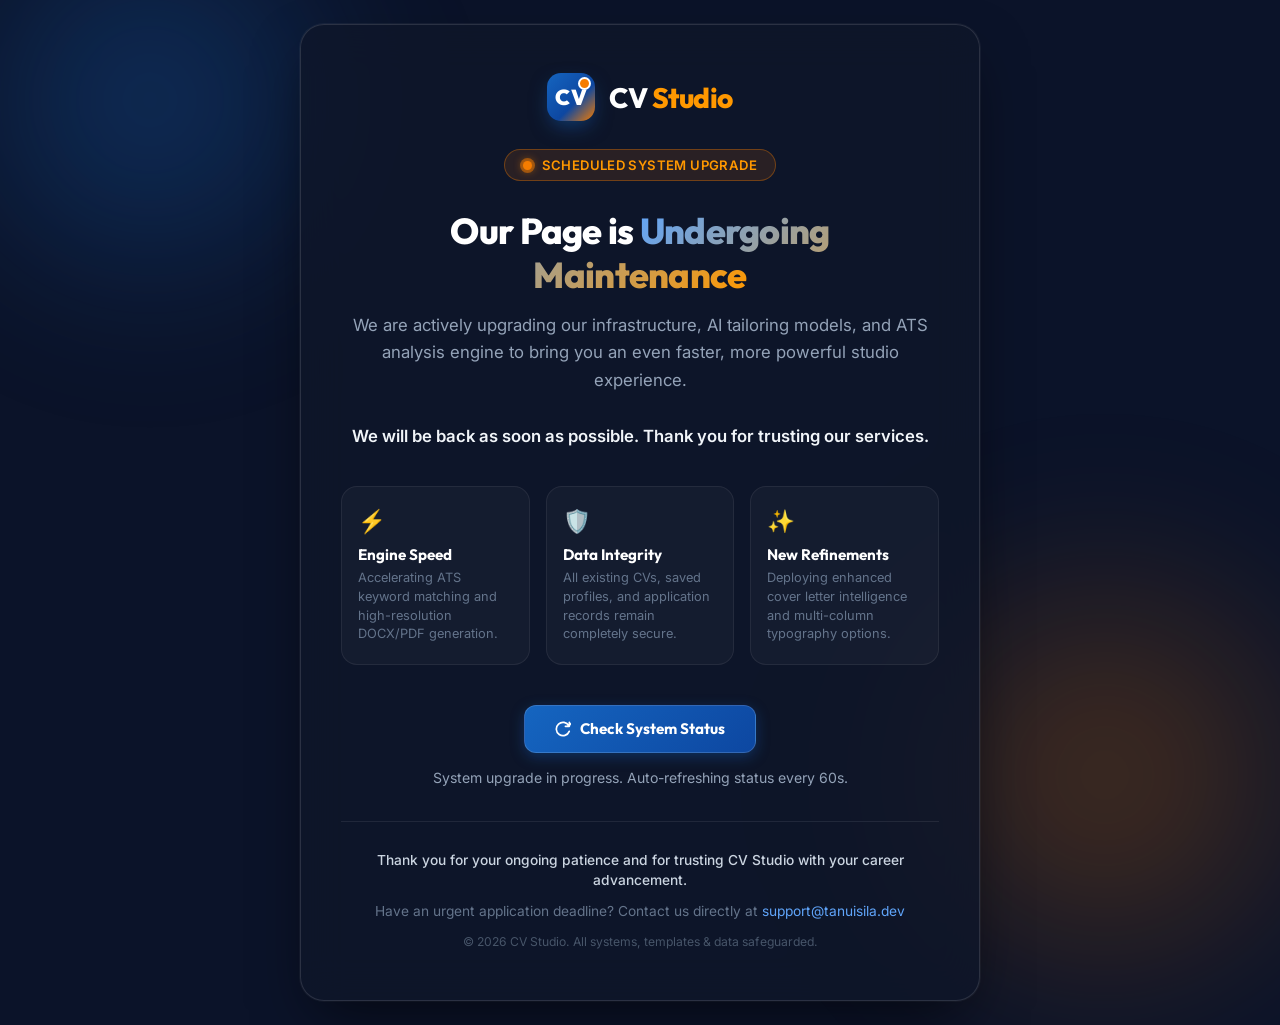
<file: maintenance.html>
<!DOCTYPE html>
<html lang="en">
<head>
    <meta charset="UTF-8">
    <meta name="viewport" content="width=device-width, initial-scale=1.0">
    <title>Scheduled Maintenance | CV Studio</title>
    <meta name="description" content="CV Studio is currently undergoing scheduled maintenance. We will be back online as soon as possible. Thank you for trusting our services.">
    <link rel="icon" type="image/svg+xml" href="static/favicon.svg?v=2">
    <link rel="apple-touch-icon" href="static/favicon.svg?v=2">
    <link rel="preconnect" href="https://fonts.googleapis.com">
    <link rel="preconnect" href="https://fonts.gstatic.com" crossorigin>
    <link href="https://fonts.googleapis.com/css2?family=Inter:wght@400;500;600;700&family=Outfit:wght@500;600;700;800;900&display=swap" rel="stylesheet">
    <style>
        :root {
            --brand-blue: #1565C0;
            --brand-blue-dark: #0D47A1;
            --brand-blue-light: #1E88E5;
            --brand-orange: #F57C00;
            --brand-orange-light: #FF9800;
            --brand-orange-dark: #E65100;
            --bg-dark: #0B1329;
            --surface-glass: rgba(15, 23, 42, 0.78);
            --surface-glass-border: rgba(255, 255, 255, 0.12);
            --text-primary: #F8FAFC;
            --text-secondary: #94A3B8;
            --text-muted: #64748B;
        }

        * {
            box-sizing: border-box;
            margin: 0;
            padding: 0;
        }

        body {
            font-family: 'Inter', -apple-system, BlinkMacSystemFont, 'Segoe UI', Roboto, sans-serif;
            background-color: var(--bg-dark);
            color: var(--text-primary);
            min-height: 100vh;
            display: flex;
            flex-direction: column;
            align-items: center;
            justify-content: center;
            padding: 1.5rem;
            position: relative;
            overflow-x: hidden;
        }

        .ambient-glow-1 {
            position: fixed;
            top: -150px;
            left: -100px;
            width: 500px;
            height: 500px;
            background: radial-gradient(circle, rgba(21, 101, 192, 0.35) 0%, transparent 70%);
            border-radius: 50%;
            pointer-events: none;
            filter: blur(60px);
            z-index: 0;
            animation: pulse-glow 8s ease-in-out infinite alternate;
        }

        .ambient-glow-2 {
            position: fixed;
            bottom: -150px;
            right: -100px;
            width: 550px;
            height: 550px;
            background: radial-gradient(circle, rgba(245, 124, 0, 0.28) 0%, transparent 70%);
            border-radius: 50%;
            pointer-events: none;
            filter: blur(70px);
            z-index: 0;
            animation: pulse-glow 10s ease-in-out infinite alternate-reverse;
        }

        @keyframes pulse-glow {
            0% { transform: scale(1) translate(0, 0); opacity: 0.7; }
            100% { transform: scale(1.15) translate(30px, 30px); opacity: 1; }
        }

        .maintenance-card {
            position: relative;
            z-index: 1;
            width: 100%;
            max-width: 680px;
            background: var(--surface-glass);
            backdrop-filter: blur(20px);
            -webkit-backdrop-filter: blur(20px);
            border: 1px solid var(--surface-glass-border);
            border-radius: 24px;
            padding: 3rem 2.5rem;
            box-shadow: 0 25px 60px -15px rgba(0, 0, 0, 0.6), 0 0 0 1px rgba(255, 255, 255, 0.05);
            text-align: center;
            animation: slide-up 0.6s cubic-bezier(0.16, 1, 0.3, 1) forwards;
        }

        @keyframes slide-up {
            from { opacity: 0; transform: translateY(24px); }
            to { opacity: 1; transform: translateY(0); }
        }

        .brand-header {
            display: inline-flex;
            align-items: center;
            gap: 0.85rem;
            margin-bottom: 1.75rem;
            text-decoration: none;
        }

        .brand-logo-badge {
            width: 48px;
            height: 48px;
            border-radius: 14px;
            background: linear-gradient(135deg, var(--brand-blue) 0%, var(--brand-blue-dark) 60%, var(--brand-orange) 100%);
            display: flex;
            align-items: center;
            justify-content: center;
            color: #ffffff;
            font-family: 'Outfit', sans-serif;
            font-weight: 900;
            font-size: 1.35rem;
            letter-spacing: 0.5px;
            box-shadow: 0 8px 20px -4px rgba(21, 101, 192, 0.5);
            position: relative;
        }

        .brand-logo-badge::after {
            content: '';
            position: absolute;
            top: 4px;
            right: 4px;
            width: 9px;
            height: 9px;
            background-color: var(--brand-orange);
            border: 2px solid #ffffff;
            border-radius: 50%;
        }

        .brand-name {
            font-family: 'Outfit', sans-serif;
            font-size: 1.75rem;
            font-weight: 800;
            color: #ffffff;
            letter-spacing: -0.5px;
        }

        .brand-name span {
            color: var(--brand-orange-light);
        }

        .status-pill {
            display: inline-flex;
            align-items: center;
            gap: 0.6rem;
            background: rgba(245, 124, 0, 0.12);
            border: 1px solid rgba(245, 124, 0, 0.35);
            padding: 0.45rem 1.1rem;
            border-radius: 9999px;
            color: var(--brand-orange-light);
            font-size: 0.82rem;
            font-weight: 600;
            letter-spacing: 0.03em;
            text-transform: uppercase;
            margin-bottom: 1.75rem;
        }

        .status-indicator-dot {
            width: 9px;
            height: 9px;
            background-color: var(--brand-orange);
            border-radius: 50%;
            position: relative;
            box-shadow: 0 0 10px var(--brand-orange);
        }

        .status-indicator-dot::before {
            content: '';
            position: absolute;
            top: -3px;
            left: -3px;
            right: -3px;
            bottom: -3px;
            border-radius: 50%;
            background: var(--brand-orange);
            opacity: 0.5;
            animation: pulse-ring 2s cubic-bezier(0.215, 0.61, 0.355, 1) infinite;
        }

        @keyframes pulse-ring {
            0% { transform: scale(0.9); opacity: 0.8; }
            50% { transform: scale(2.2); opacity: 0; }
            100% { transform: scale(2.2); opacity: 0; }
        }

        .title {
            font-family: 'Outfit', sans-serif;
            font-size: 2.25rem;
            font-weight: 800;
            line-height: 1.2;
            letter-spacing: -0.02em;
            color: #ffffff;
            margin-bottom: 1rem;
        }

        .highlight-text {
            background: linear-gradient(135deg, #60A5FA 0%, var(--brand-orange-light) 100%);
            -webkit-background-clip: text;
            -webkit-text-fill-color: transparent;
        }

        .lead-message {
            font-size: 1.05rem;
            color: var(--text-secondary);
            line-height: 1.65;
            margin-bottom: 2.25rem;
        }

        .lead-message strong {
            color: #F1F5F9;
            font-weight: 600;
        }

        .pillars-grid {
            display: grid;
            grid-template-columns: repeat(3, 1fr);
            gap: 1rem;
            margin-bottom: 2.5rem;
            text-align: left;
        }

        .pillar-card {
            background: rgba(255, 255, 255, 0.03);
            border: 1px solid rgba(255, 255, 255, 0.07);
            border-radius: 16px;
            padding: 1.25rem 1rem;
            transition: transform 0.2s ease, border-color 0.2s ease, background 0.2s ease;
        }

        .pillar-card:hover {
            transform: translateY(-2px);
            border-color: rgba(21, 101, 192, 0.4);
            background: rgba(21, 101, 192, 0.08);
        }

        .pillar-icon {
            font-size: 1.4rem;
            margin-bottom: 0.6rem;
            display: inline-block;
        }

        .pillar-title {
            font-family: 'Outfit', sans-serif;
            font-size: 0.95rem;
            font-weight: 700;
            color: #ffffff;
            margin-bottom: 0.35rem;
        }

        .pillar-desc {
            font-size: 0.8rem;
            color: var(--text-muted);
            line-height: 1.45;
        }

        .action-cluster {
            display: flex;
            flex-direction: column;
            align-items: center;
            gap: 1rem;
            margin-bottom: 2rem;
        }

        .refresh-btn {
            display: inline-flex;
            align-items: center;
            justify-content: center;
            gap: 0.6rem;
            background: linear-gradient(135deg, var(--brand-blue) 0%, var(--brand-blue-dark) 100%);
            color: #ffffff;
            font-family: 'Outfit', sans-serif;
            font-weight: 700;
            font-size: 0.95rem;
            padding: 0.85rem 1.85rem;
            border-radius: 12px;
            border: 1px solid rgba(255, 255, 255, 0.15);
            cursor: pointer;
            text-decoration: none;
            transition: all 0.2s cubic-bezier(0.16, 1, 0.3, 1);
            box-shadow: 0 4px 14px rgba(21, 101, 192, 0.35);
        }

        .refresh-btn:hover {
            transform: translateY(-1px);
            box-shadow: 0 6px 20px rgba(21, 101, 192, 0.5);
            background: linear-gradient(135deg, var(--brand-blue-light) 0%, var(--brand-blue) 100%);
        }

        .refresh-btn:active {
            transform: translateY(1px);
        }

        .refresh-btn.loading svg {
            animation: spin 0.8s linear infinite;
        }

        @keyframes spin {
            100% { transform: rotate(360deg); }
        }

        .status-feedback {
            font-size: 0.88rem;
            min-height: 1.25rem;
            color: var(--text-secondary);
            transition: color 0.2s ease;
        }

        .status-feedback.live {
            color: #4ADE80;
            font-weight: 600;
        }

        .status-feedback.offline {
            color: var(--brand-orange-light);
        }

        .trust-banner {
            border-top: 1px solid rgba(255, 255, 255, 0.08);
            padding-top: 1.75rem;
            font-size: 0.86rem;
            color: var(--text-muted);
            line-height: 1.5;
        }

        .trust-statement {
            color: #CBD5E1;
            font-weight: 500;
            margin-bottom: 0.6rem;
        }

        .support-link {
            color: #60A5FA;
            text-decoration: none;
            transition: color 0.15s ease;
        }

        .support-link:hover {
            color: var(--brand-orange-light);
            text-decoration: underline;
        }

        .copyright-note {
            margin-top: 0.75rem;
            font-size: 0.76rem;
            color: #475569;
        }

        @media (max-width: 640px) {
            .maintenance-card {
                padding: 2.25rem 1.5rem;
                border-radius: 20px;
            }

            .title {
                font-size: 1.85rem;
            }

            .pillars-grid {
                grid-template-columns: 1fr;
                gap: 0.75rem;
            }

            .pillar-card {
                padding: 1rem;
            }

            .lead-message {
                font-size: 0.98rem;
            }
        }
    </style>
</head>
<body>
    <div class="ambient-glow-1" aria-hidden="true"></div>
    <div class="ambient-glow-2" aria-hidden="true"></div>

    <main class="maintenance-card" role="main">
        <div class="brand-header">
            <div class="brand-logo-badge" aria-hidden="true">CV</div>
            <div class="brand-name">CV <span>Studio</span></div>
        </div>

        <div>
            <div class="status-pill">
                <span class="status-indicator-dot" aria-hidden="true"></span>
                <span>Scheduled System Upgrade</span>
            </div>
        </div>

        <h1 class="title">
            Our Page is <span class="highlight-text">Undergoing Maintenance</span>
        </h1>

        <p class="lead-message">
            We are actively upgrading our infrastructure, AI tailoring models, and ATS analysis engine to bring you an even faster, more powerful studio experience.<br><br>
            <strong>We will be back as soon as possible. Thank you for trusting our services.</strong>
        </p>

        <div class="pillars-grid">
            <div class="pillar-card">
                <div class="pillar-icon" aria-hidden="true">⚡</div>
                <h2 class="pillar-title">Engine Speed</h2>
                <p class="pillar-desc">Accelerating ATS keyword matching and high-resolution DOCX/PDF generation.</p>
            </div>
            <div class="pillar-card">
                <div class="pillar-icon" aria-hidden="true">🛡️</div>
                <h2 class="pillar-title">Data Integrity</h2>
                <p class="pillar-desc">All existing CVs, saved profiles, and application records remain completely secure.</p>
            </div>
            <div class="pillar-card">
                <div class="pillar-icon" aria-hidden="true">✨</div>
                <h2 class="pillar-title">New Refinements</h2>
                <p class="pillar-desc">Deploying enhanced cover letter intelligence and multi-column typography options.</p>
            </div>
        </div>

        <div class="action-cluster">
            <button type="button" id="checkStatusBtn" class="refresh-btn">
                <svg id="refreshIcon" width="16" height="16" viewBox="0 0 24 24" fill="none" stroke="currentColor" stroke-width="2.5" stroke-linecap="round" stroke-linejoin="round" aria-hidden="true">
                    <path d="M21.5 2v6h-6M21.34 15.57a10 10 0 1 1-.57-8.38l5.67-5.67"/>
                </svg>
                <span>Check System Status</span>
            </button>
            <div id="statusFeedback" class="status-feedback" aria-live="polite">
                System upgrade in progress. Auto-refreshing status every 60s.
            </div>
        </div>

        <footer class="trust-banner">
            <p class="trust-statement">
                Thank you for your ongoing patience and for trusting CV Studio with your career advancement.
            </p>
            <p>
                Have an urgent application deadline? Contact us directly at 
                <a href="mailto:support@tanuisila.dev" class="support-link">support@tanuisila.dev</a>
            </p>
            <p class="copyright-note">
                &copy; 2026 CV Studio. All systems, templates &amp; data safeguarded.
            </p>
        </footer>
    </main>

    <script>
        (function() {
            const btn = document.getElementById('checkStatusBtn');
            const feedback = document.getElementById('statusFeedback');

            async function checkHealth() {
                if (!btn) return;
                btn.classList.add('loading');
                feedback.className = 'status-feedback';
                feedback.textContent = 'Verifying studio server connectivity...';

                const candidates = ['api/health', 'cv_studio/api/health', 'cv_optimizer/api/health'];
                let isHealthy = false;

                for (const url of candidates) {
                    try {
                        const controller = new AbortController();
                        const timer = setTimeout(() => controller.abort(), 4000);
                        const res = await fetch(url + '?_=' + Date.now(), { signal: controller.signal });
                        clearTimeout(timer);
                        
                        if (res.ok) {
                            const data = await res.json().catch(() => null);
                            if (data && data.status === 'healthy') {
                                isHealthy = true;
                                break;
                            }
                        }
                    } catch (e) {}
                }

                btn.classList.remove('loading');

                if (isHealthy) {
                    feedback.className = 'status-feedback live';
                    feedback.textContent = 'System is back online! Redirecting to studio now...';
                    setTimeout(() => {
                        window.location.reload();
                    }, 1200);
                } else {
                    feedback.className = 'status-feedback offline';
                    feedback.textContent = 'Upgrades are actively proceeding. We will be back as soon as possible.';
                }
            }

            if (btn) {
                btn.addEventListener('click', checkHealth);
            }

            setInterval(checkHealth, 60000);
        })();
    </script>
</body>
</html>
</file>
